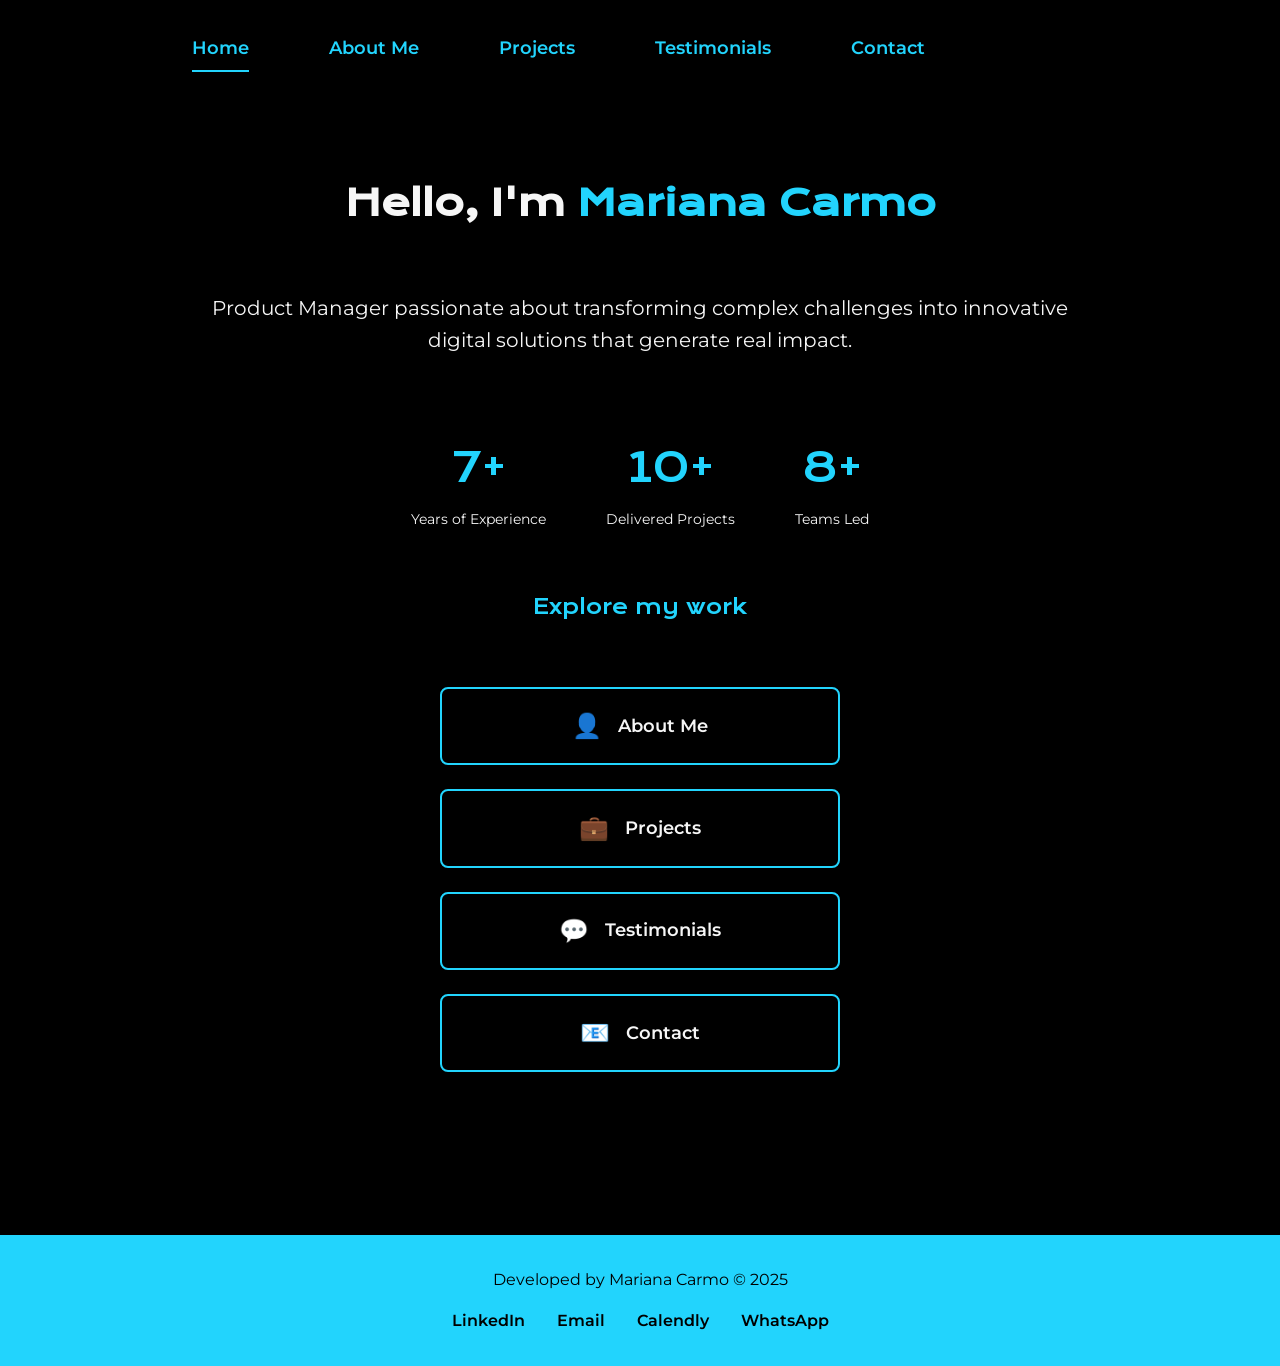
<file: index.html>
<!DOCTYPE html>
<html lang="en">
<head>
    <meta charset="UTF-8">
    <meta name="viewport" content="width=device-width, initial-scale=1.0">
    <meta name="description" content="Mariana Carmo - Product Manager with experience in product strategy, innovation, and Generative AI.">
    <title>Mariana Carmo - Product Manager</title>
    <link rel="stylesheet" href="style.css">
</head>
<body>
    <header class="cabecalho">
        <nav class="cabecalho__menu">
            <a class="cabecalho_menu_link active" href="index.html">Home</a>
            <a class="cabecalho_menu_link" href="about.html">About Me</a>
            <a class="cabecalho_menu_link" href="projects.html">Projects</a>
            <a class="cabecalho_menu_link" href="testimonials.html">Testimonials</a>
            <a class="cabecalho_menu_link" href="contact.html">Contact</a>
        </nav>
    </header>
    
    <section class="apresentacao">
        <div class="apresentacao__conteudo">
            <h1 class="apresentacao_conteudo_titulo">Hello, I'm <strong class="titulo-destaque">Mariana Carmo</strong></h1>
            <p class="apresentacao_conteudo_texto">Product Manager passionate about transforming complex challenges into innovative digital solutions that generate real impact.</p>
            
            <div class="apresentacao__metricas">
                <div class="metrica">
                    <span class="metrica__numero">7+</span>
                    <span class="metrica__label">Years of Experience</span>
                </div>
                <div class="metrica">
                    <span class="metrica__numero">10+</span>
                    <span class="metrica__label">Delivered Projects</span>
                </div>
                <div class="metrica">
                    <span class="metrica__numero">8+</span>
                    <span class="metrica__label">Teams Led</span>
                </div>
            </div>
            
            <div class="apresentacao__links">
                <h2 class="apresentacao_links_subtitulo">Explore my work</h2>
                <a class="apresentacao_links_navegacao" href="about.html">
                    <span class="link-icon">👤</span>
                    About Me
                </a>
                <a class="apresentacao_links_navegacao" href="projects.html">
                    <span class="link-icon">💼</span>
                    Projects
                </a>
                <a class="apresentacao_links_navegacao" href="testimonials.html">
                    <span class="link-icon">💬</span>
                    Testimonials
                </a>
                <a class="apresentacao_links_navegacao" href="contact.html">
                    <span class="link-icon">📧</span>
                    Contact
                </a>
            </div>
        </div>
    </section>
    
    <footer class="rodape">
        <p>Developed by Mariana Carmo © 2025</p>
        <div class="rodape__links">
            <a href="https://www.linkedin.com/in/mariana-coralina-do-carmo/" target="_blank" rel="noopener noreferrer">LinkedIn</a>
            <a href="mailto:mari.coralina@gmail.com">Email</a>
            <a href="https://calendly.com/marianacarmo" target="_blank" rel="noopener noreferrer">Calendly</a>
            <a href="http://wa.me/+351913293273" target="_blank" rel="noopener noreferrer">WhatsApp</a>
        </div>
    </footer>
</body>
</html>
</file>
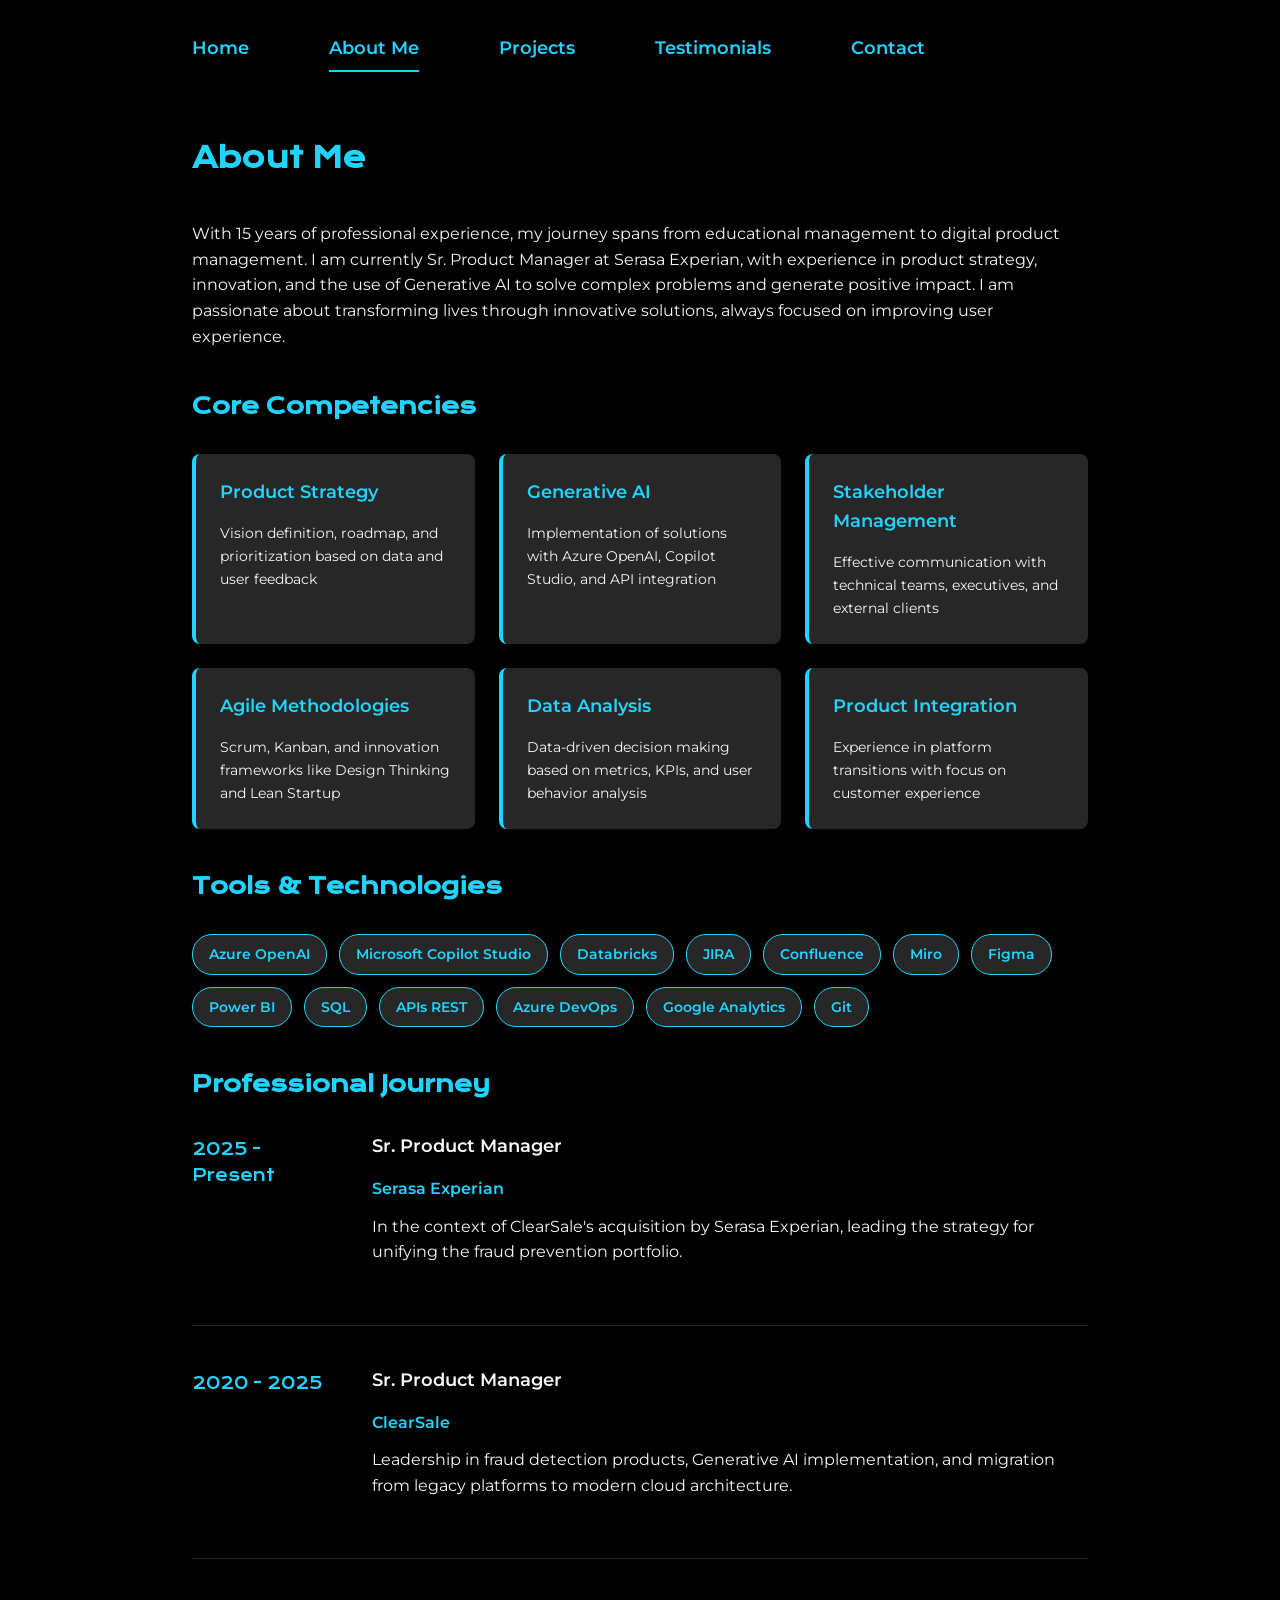
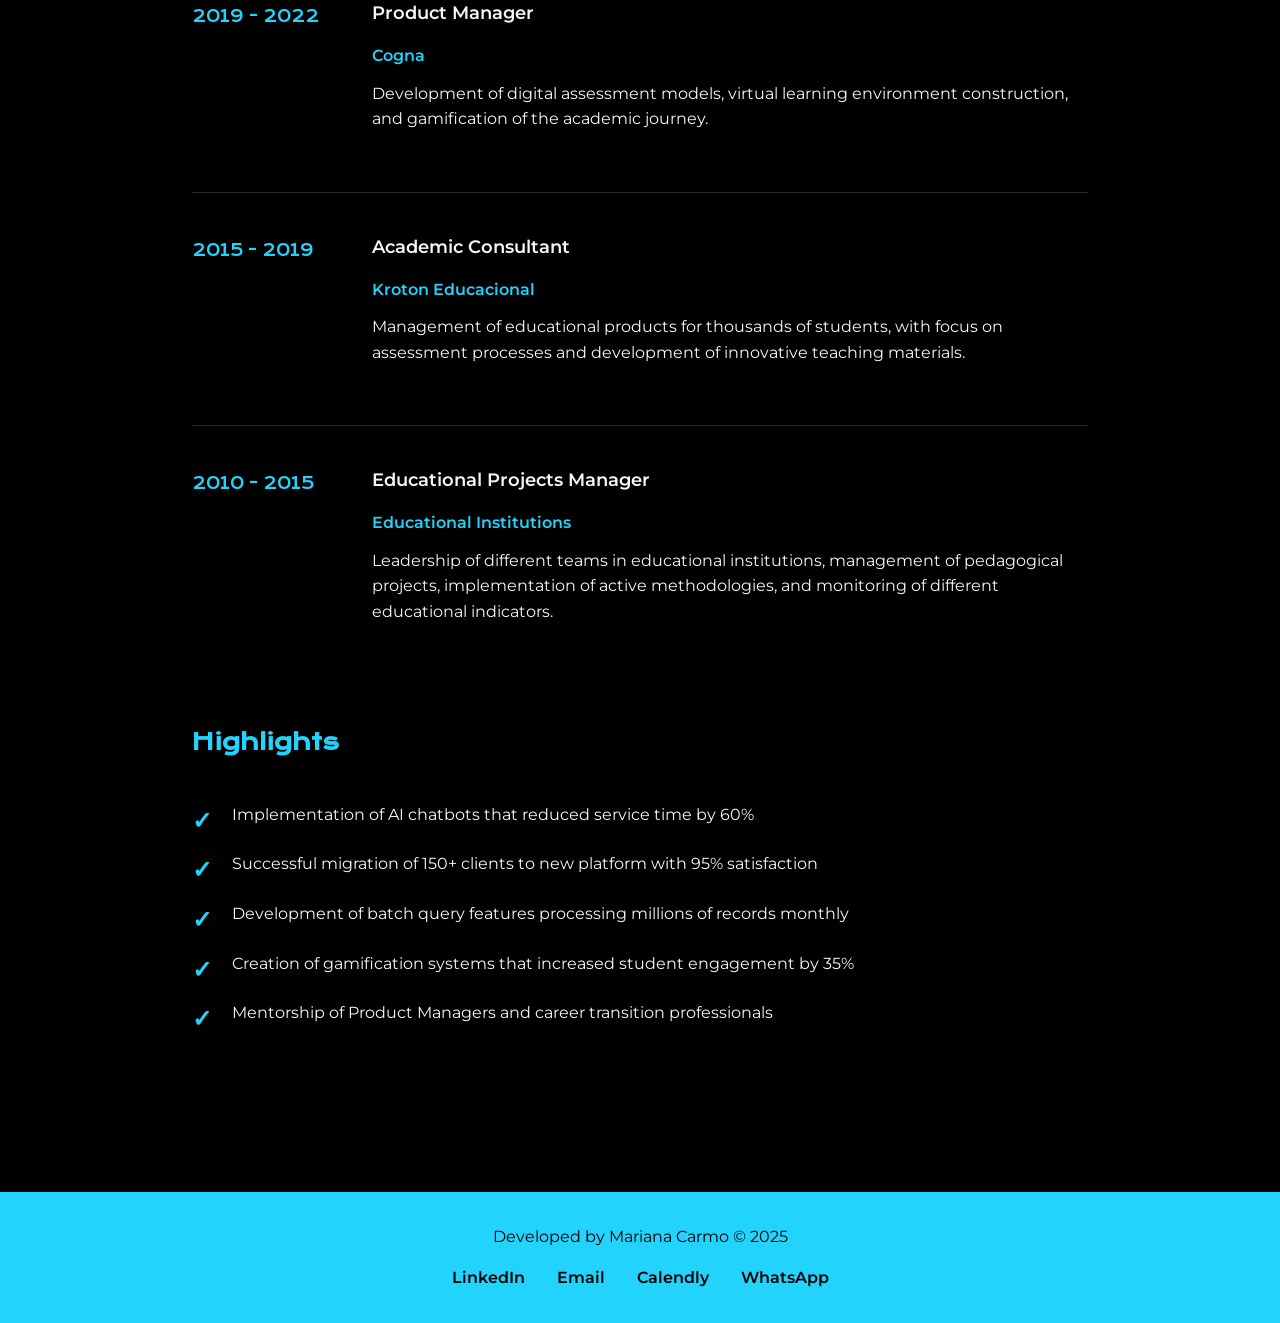
<file: about.html>
<!DOCTYPE html>
<html lang="en">
<head>
    <meta charset="UTF-8">
    <meta name="viewport" content="width=device-width, initial-scale=1.0">
    <meta name="description" content="Learn about Mariana Carmo's professional journey, Sr. Product Manager with expertise in Generative AI and digital innovation.">
    <title>About Me - Mariana Carmo</title>
    <link rel="stylesheet" href="style.css">
</head>
<body>
    <header class="cabecalho">
        <nav class="cabecalho__menu">
            <a class="cabecalho_menu_link" href="index.html">Home</a>
            <a class="cabecalho_menu_link active" href="about.html">About Me</a>
            <a class="cabecalho_menu_link" href="projects.html">Projects</a>
            <a class="cabecalho_menu_link" href="testimonials.html">Testimonials</a>
            <a class="cabecalho_menu_link" href="contact.html">Contact</a>
        </nav>
    </header>
    
    <section id="sobre">
        <h2>About Me</h2>
        <p>With 15 years of professional experience, my journey spans from educational management to digital product management. I am currently Sr. Product Manager at Serasa Experian, with experience in product strategy, innovation, and the use of Generative AI to solve complex problems and generate positive impact. I am passionate about transforming lives through innovative solutions, always focused on improving user experience.</p>
        
        <h3>Core Competencies</h3>
        <div class="skills-grid">
            <div class="skill-card">
                <h4>Product Strategy</h4>
                <p>Vision definition, roadmap, and prioritization based on data and user feedback</p>
            </div>
            <div class="skill-card">
                <h4>Generative AI</h4>
                <p>Implementation of solutions with Azure OpenAI, Copilot Studio, and API integration</p>
            </div>
            <div class="skill-card">
                <h4>Stakeholder Management</h4>
                <p>Effective communication with technical teams, executives, and external clients</p>
            </div>
            <div class="skill-card">
                <h4>Agile Methodologies</h4>
                <p>Scrum, Kanban, and innovation frameworks like Design Thinking and Lean Startup</p>
            </div>
            <div class="skill-card">
                <h4>Data Analysis</h4>
                <p>Data-driven decision making based on metrics, KPIs, and user behavior analysis</p>
            </div>
            <div class="skill-card">
                <h4>Product Integration</h4>
                <p>Experience in platform transitions with focus on customer experience</p>
            </div>
        </div>
        
        <h3>Tools & Technologies</h3>
        <div class="tools-container">
            <span class="tool-tag">Azure OpenAI</span>
            <span class="tool-tag">Microsoft Copilot Studio</span>
            <span class="tool-tag">Databricks</span>
            <span class="tool-tag">JIRA</span>
            <span class="tool-tag">Confluence</span>
            <span class="tool-tag">Miro</span>
            <span class="tool-tag">Figma</span>
            <span class="tool-tag">Power BI</span>
            <span class="tool-tag">SQL</span>
            <span class="tool-tag">APIs REST</span>
            <span class="tool-tag">Azure DevOps</span>
            <span class="tool-tag">Google Analytics</span>
            <span class="tool-tag">Git</span>
        </div>
        
        <h3>Professional Journey</h3>
        <div class="timeline">
            <div class="timeline-item">
                <div class="timeline-year">2025 - Present</div>
                <div class="timeline-content">
                    <h4>Sr. Product Manager</h4>
                    <p class="timeline-company">Serasa Experian</p>
                    <p>In the context of ClearSale's acquisition by Serasa Experian, leading the strategy for unifying the fraud prevention portfolio.</p>
                </div>
            </div>
        <div class="timeline">
            <div class="timeline-item">
                <div class="timeline-year">2020 - 2025</div>
                <div class="timeline-content">
                    <h4>Sr. Product Manager</h4>
                    <p class="timeline-company">ClearSale</p>
                    <p>Leadership in fraud detection products, Generative AI implementation, and migration from legacy platforms to modern cloud architecture.</p>
                </div>
            </div>
            <div class="timeline-item">
                <div class="timeline-year">2019 - 2022</div>
                <div class="timeline-content">
                    <h4>Product Manager</h4>
                    <p class="timeline-company">Cogna</p>
                    <p>Development of digital assessment models, virtual learning environment construction, and gamification of the academic journey.</p>
                </div>
            </div>
            <div class="timeline-item">
                <div class="timeline-year">2015 - 2019</div>
                <div class="timeline-content">
                    <h4>Academic Consultant</h4>
                    <p class="timeline-company">Kroton Educacional</p>
                    <p>Management of educational products for thousands of students, with focus on assessment processes and development of innovative teaching materials.</p>
                </div>
            </div>
            <div class="timeline-item">
                <div class="timeline-year">2010 - 2015</div>
                <div class="timeline-content">
                    <h4>Educational Projects Manager</h4>
                    <p class="timeline-company">Educational Institutions</p>
                    <p>Leadership of different teams in educational institutions, management of pedagogical projects, implementation of active methodologies, and monitoring of different educational indicators.</p>
                </div>
            </div>
        </div>
        
        <h3>Highlights</h3>
        <ul class="highlights-list">
            <li>Implementation of AI chatbots that reduced service time by 60%</li>
            <li>Successful migration of 150+ clients to new platform with 95% satisfaction</li>
            <li>Development of batch query features processing millions of records monthly</li>
            <li>Creation of gamification systems that increased student engagement by 35%</li>
            <li>Mentorship of Product Managers and career transition professionals</li>
        </ul>
    </section>
    
    <footer class="rodape">
        <p>Developed by Mariana Carmo © 2025</p>
        <div class="rodape__links">
            <a href="https://www.linkedin.com/in/mariana-coralina-do-carmo/" target="_blank" rel="noopener noreferrer">LinkedIn</a>
            <a href="mailto:mari.coralina@gmail.com">Email</a>
            <a href="https://calendly.com/marianacarmo" target="_blank" rel="noopener noreferrer">Calendly</a>
            <a href="http://wa.me/+351913293273" target="_blank" rel="noopener noreferrer">WhatsApp</a>
        </div>
    </footer>
</body>
</html>
</file>
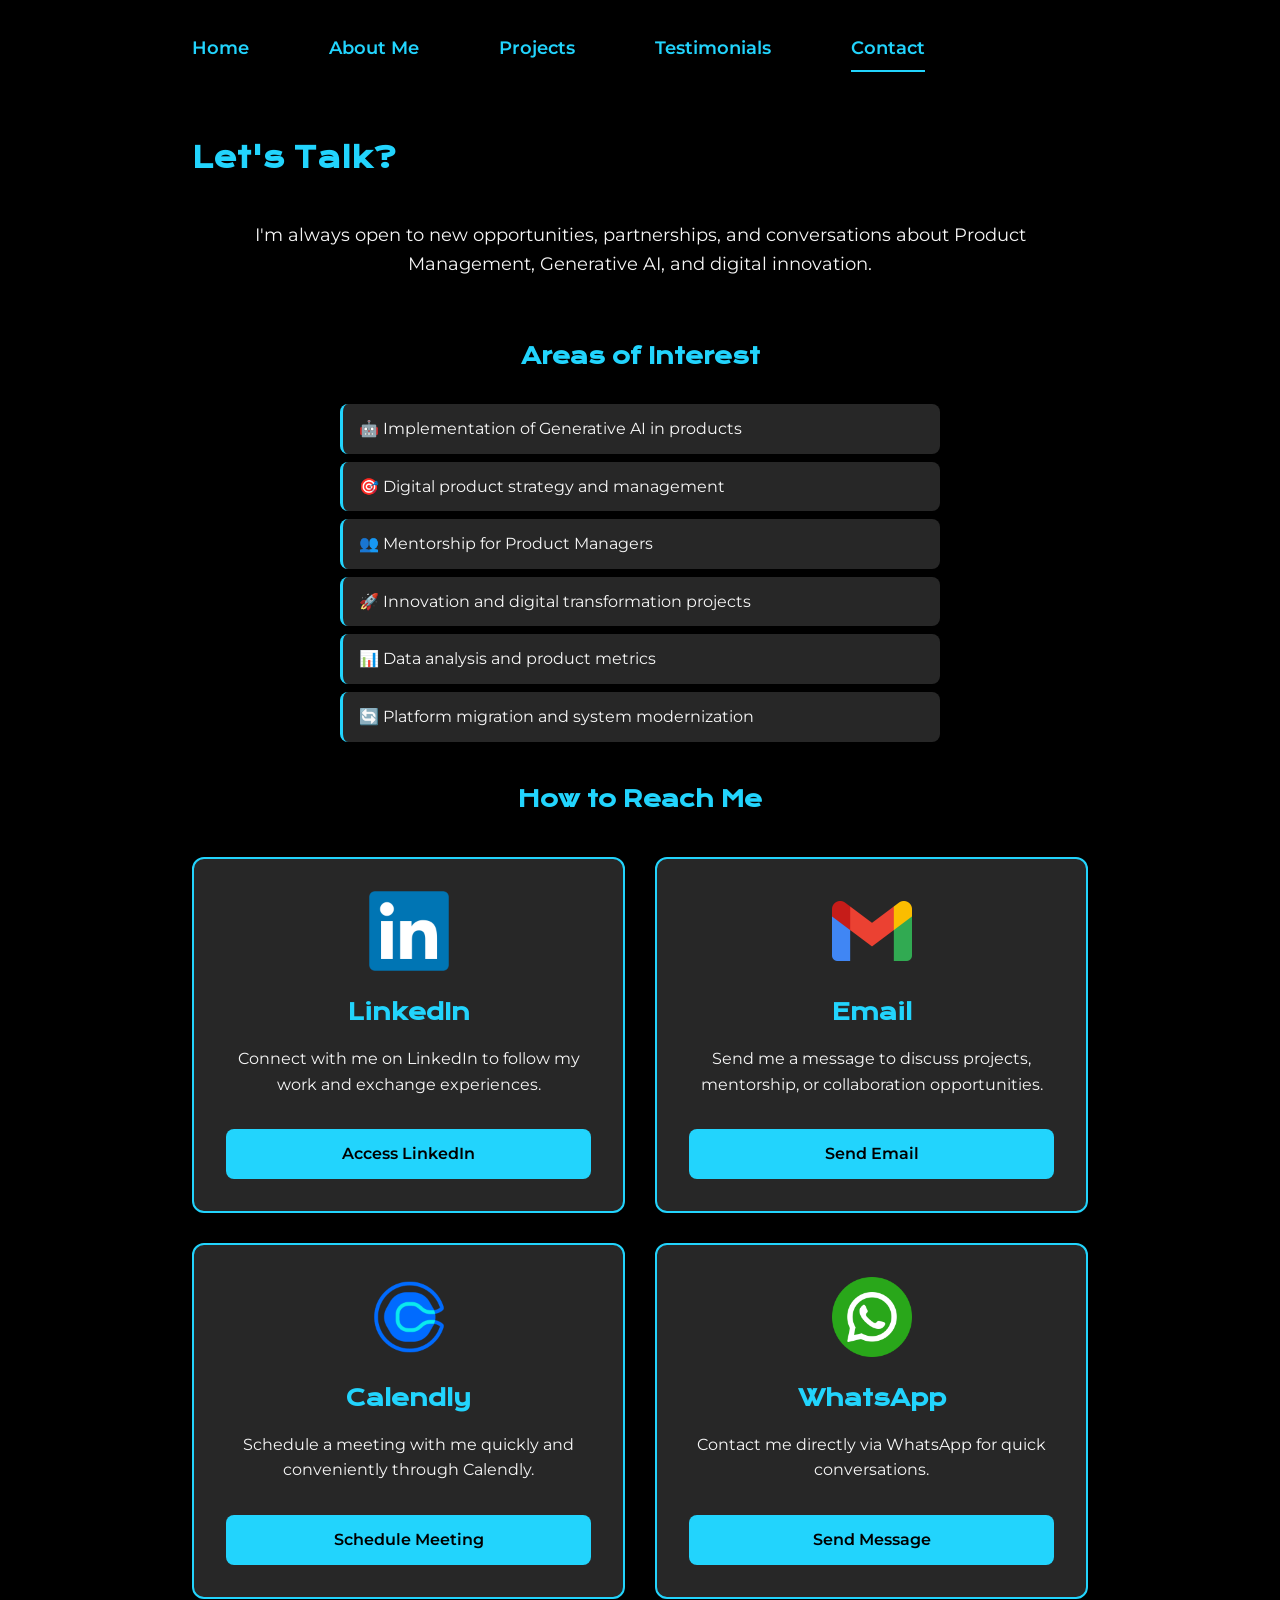
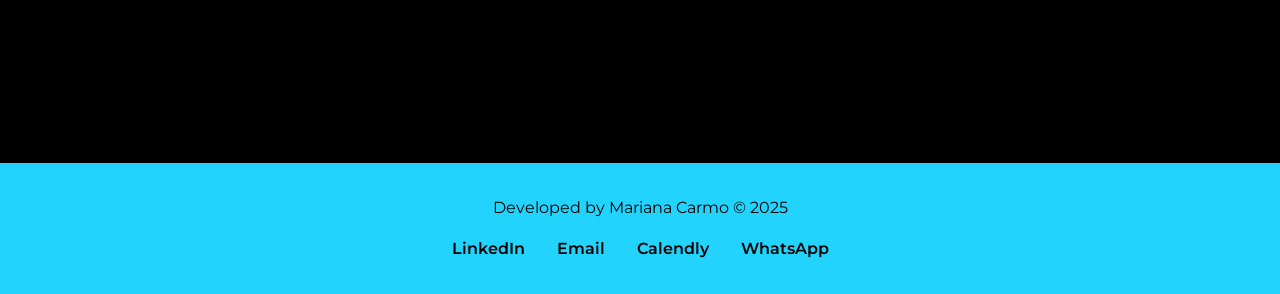
<file: contact.html>
<!DOCTYPE html>
<html lang="en">
<head>
    <meta charset="UTF-8">
    <meta name="viewport" content="width=device-width, initial-scale=1.0">
    <meta name="description" content="Get in touch with Mariana Carmo for professional opportunities, mentorship, or partnerships.">
    <title>Contact - Mariana Carmo</title>
    <link rel="stylesheet" href="style.css">
</head>
<body>
    <header class="cabecalho">
        <nav class="cabecalho__menu">
            <a class="cabecalho_menu_link" href="index.html">Home</a>
            <a class="cabecalho_menu_link" href="about.html">About Me</a>
            <a class="cabecalho_menu_link" href="projects.html">Projects</a>
            <a class="cabecalho_menu_link" href="testimonials.html">Testimonials</a>
            <a class="cabecalho_menu_link active" href="contact.html">Contact</a>
        </nav>
    </header>
    
    <section id="contato">
        <h2>Let's Talk?</h2>
        <p class="contato-intro">I'm always open to new opportunities, partnerships, and conversations about Product Management, Generative AI, and digital innovation.</p>

        <div class="contato-info">
            <h3>Areas of Interest</h3>
            <ul class="interesse-list">
                <li>🤖 Implementation of Generative AI in products</li>
                <li>🎯 Digital product strategy and management</li>
                <li>👥 Mentorship for Product Managers</li>
                <li>🚀 Innovation and digital transformation projects</li>
                <li>📊 Data analysis and product metrics</li>
                <li>🔄 Platform migration and system modernization</li>
            </ul>
            <h3>How to Reach Me</h3>
        </div>
        
        <div class="contato-grid">
            <div class="contato-card">
                <img src="assets/linkedin-logo.png" alt="LinkedIn" class="contato-logo">
                <h3>LinkedIn</h3>
                <p>Connect with me on LinkedIn to follow my work and exchange experiences.</p>
                <a href="https://www.linkedin.com/in/mariana-coralina-do-carmo/" target="_blank" rel="noopener noreferrer" class="contato-button">Access LinkedIn</a>
            </div>
            
            <div class="contato-card">
                <img src="assets/gmail-logo.png" alt="Gmail" class="contato-logo">
                <h3>Email</h3>
                <p>Send me a message to discuss projects, mentorship, or collaboration opportunities.</p>
                <a href="mailto:mari.coralina@gmail.com" class="contato-button">Send Email</a>
            </div>
            
            <div class="contato-card">
                <img src="assets/calendly-logo.png" alt="Calendly" class="contato-logo">
                <h3>Calendly</h3>
                <p>Schedule a meeting with me quickly and conveniently through Calendly.</p>
                <a href="https://calendly.com/marianacarmo" target="_blank" rel="noopener noreferrer" class="contato-button">Schedule Meeting</a>
            </div>
            
            <div class="contato-card">
                <img src="assets/whatsapp-logo.png" alt="WhatsApp" class="contato-logo">
                <h3>WhatsApp</h3>
                <p>Contact me directly via WhatsApp for quick conversations.</p>
                <a href="http://wa.me/+351913293273" target="_blank" rel="noopener noreferrer" class="contato-button">Send Message</a>
            </div>
        </div>
    </section>
    
    <footer class="rodape">
        <p>Developed by Mariana Carmo © 2025</p>
        <div class="rodape__links">
            <a href="https://www.linkedin.com/in/mariana-coralina-do-carmo/" target="_blank" rel="noopener noreferrer">LinkedIn</a>
            <a href="mailto:mari.coralina@gmail.com">Email</a>
            <a href="https://calendly.com/marianacarmo" target="_blank" rel="noopener noreferrer">Calendly</a>
            <a href="http://wa.me/+351913293273" target="_blank" rel="noopener noreferrer">WhatsApp</a>
        </div>
    </footer>
</body>
</html>
</file>
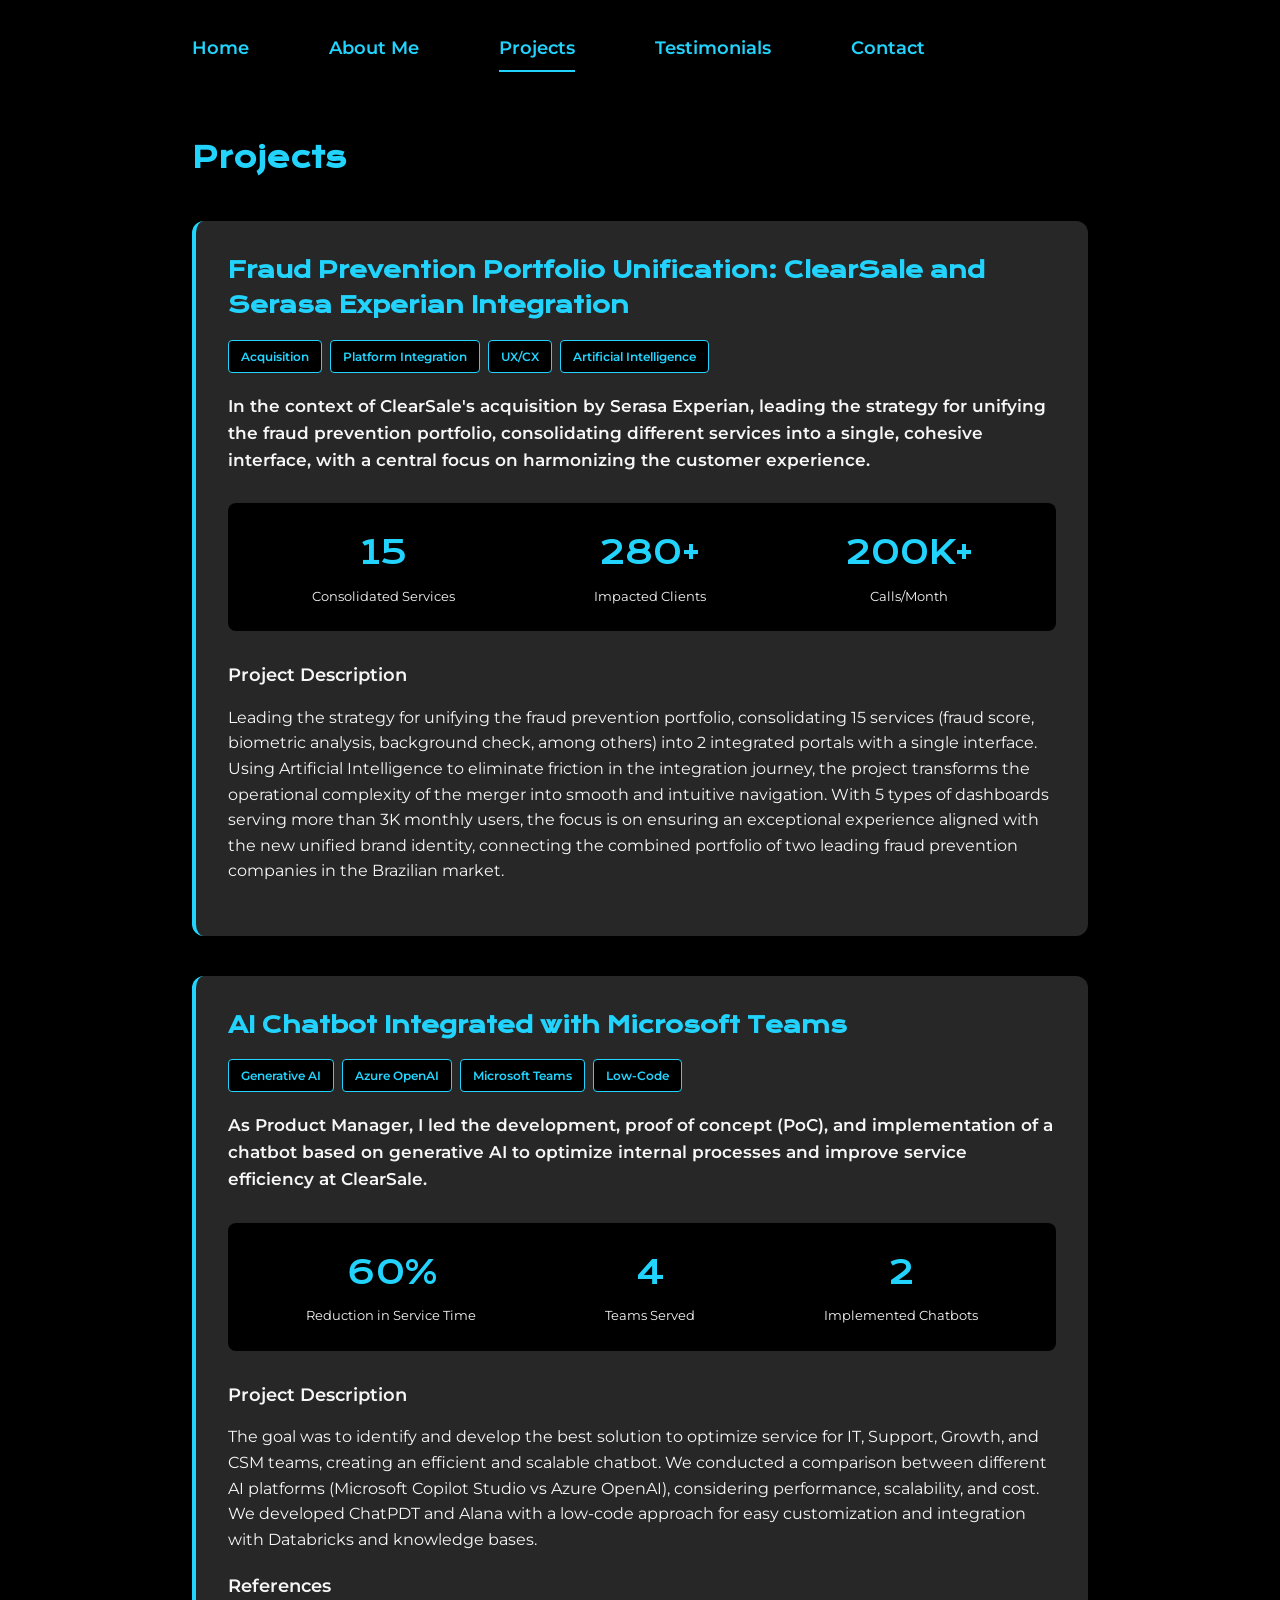
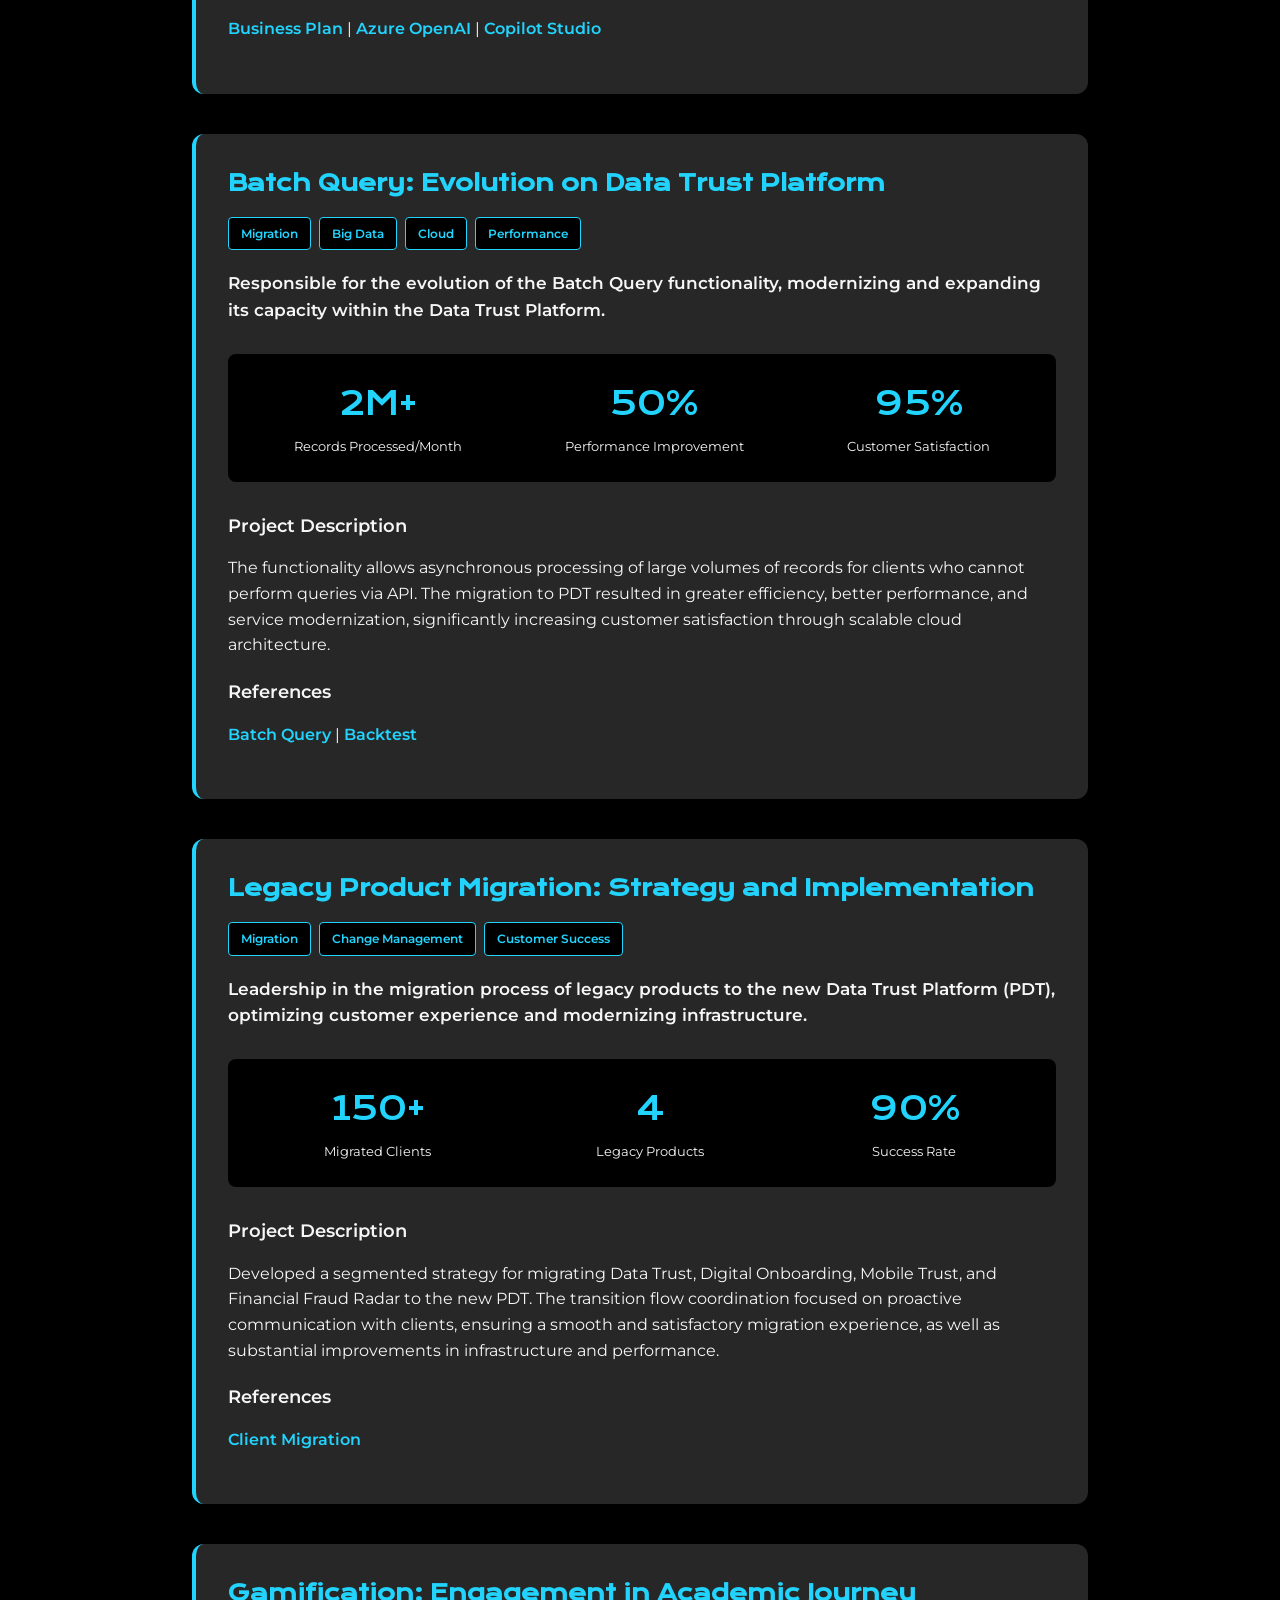
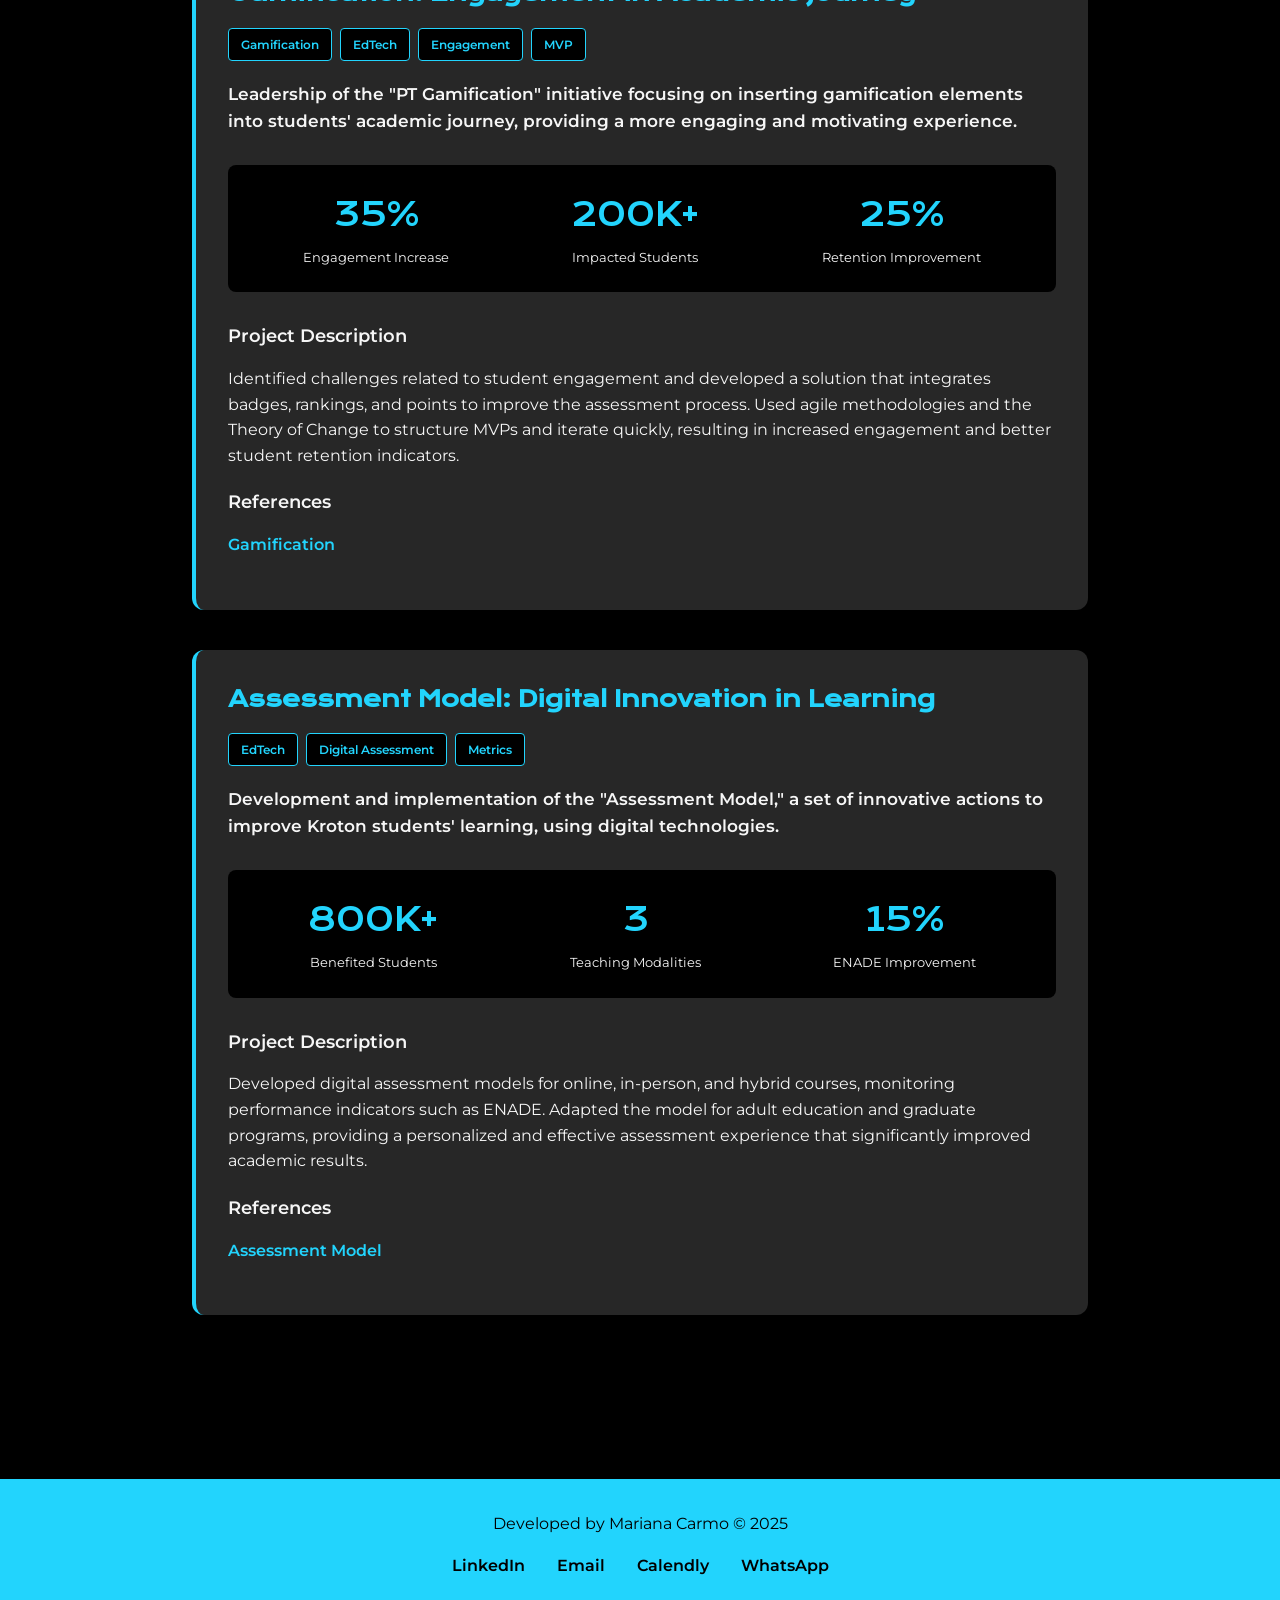
<file: projects.html>
<!DOCTYPE html>
<html lang="en">
<head>
    <meta charset="UTF-8">
    <meta name="viewport" content="width=device-width, initial-scale=1.0">
    <meta name="description" content="Check out the main projects developed by Mariana Carmo, including Generative AI, product migration, and gamification.">
    <title>Projects - Mariana Carmo</title>
    <link rel="stylesheet" href="style.css">
</head>
<body>
    <header class="cabecalho">
        <nav class="cabecalho__menu">
            <a class="cabecalho_menu_link" href="index.html">Home</a>
            <a class="cabecalho_menu_link" href="about.html">About Me</a>
            <a class="cabecalho_menu_link active" href="projects.html">Projects</a>
            <a class="cabecalho_menu_link" href="testimonials.html">Testimonials</a>
            <a class="cabecalho_menu_link" href="contact.html">Contact</a>
        </nav>
    </header>
    
    <section id="projetos">
        <h2>Projects</h2>

        <article class="project-card">
            <div class="project-header">
                <h3>Fraud Prevention Portfolio Unification: ClearSale and Serasa Experian Integration</h3>
                <div class="project-tags">
                    <span class="tag">Acquisition</span>
                    <span class="tag">Platform Integration</span>
                    <span class="tag">UX/CX</span>
                    <span class="tag">Artificial Intelligence</span>
                </div>
            </div>
            
            <p class="project-intro">In the context of ClearSale's acquisition by Serasa Experian, leading the strategy for unifying the fraud prevention portfolio, consolidating different services into a single, cohesive interface, with a central focus on harmonizing the customer experience.</p>
            
            <div class="project-metrics">
                <div class="metric-item">
                    <span class="metric-value">15</span>
                    <span class="metric-label">Consolidated Services</span>
                </div>
                <div class="metric-item">
                    <span class="metric-value">280+</span>
                    <span class="metric-label">Impacted Clients</span>
                </div>
                <div class="metric-item">
                    <span class="metric-value">200K+</span>
                    <span class="metric-label">Calls/Month</span>
                </div>
            </div>
            
            <h4>Project Description</h4>
            <p>Leading the strategy for unifying the fraud prevention portfolio, consolidating 15 services (fraud score, biometric analysis, background check, among others) into 2 integrated portals with a single interface. Using Artificial Intelligence to eliminate friction in the integration journey, the project transforms the operational complexity of the merger into smooth and intuitive navigation. With 5 types of dashboards serving more than 3K monthly users, the focus is on ensuring an exceptional experience aligned with the new unified brand identity, connecting the combined portfolio of two leading fraud prevention companies in the Brazilian market.</p>
        </article>

        <article class="project-card">
            <div class="project-header">
                <h3>AI Chatbot Integrated with Microsoft Teams</h3>
                <div class="project-tags">
                    <span class="tag">Generative AI</span>
                    <span class="tag">Azure OpenAI</span>
                    <span class="tag">Microsoft Teams</span>
                    <span class="tag">Low-Code</span>
                </div>
            </div>
            
            <p class="project-intro">As Product Manager, I led the development, proof of concept (PoC), and implementation of a chatbot based on generative AI to optimize internal processes and improve service efficiency at ClearSale.</p>
            
            <div class="project-metrics">
                <div class="metric-item">
                    <span class="metric-value">60%</span>
                    <span class="metric-label">Reduction in Service Time</span>
                </div>
                <div class="metric-item">
                    <span class="metric-value">4</span>
                    <span class="metric-label">Teams Served</span>
                </div>
                <div class="metric-item">
                    <span class="metric-value">2</span>
                    <span class="metric-label">Implemented Chatbots</span>
                </div>
            </div>
            
            <h4>Project Description</h4>
            <p>The goal was to identify and develop the best solution to optimize service for IT, Support, Growth, and CSM teams, creating an efficient and scalable chatbot. We conducted a comparison between different AI platforms (Microsoft Copilot Studio vs Azure OpenAI), considering performance, scalability, and cost. We developed ChatPDT and Alana with a low-code approach for easy customization and integration with Databricks and knowledge bases.</p>
            
            <h4>References</h4>
            <p><a href="docs/IA.pdf" target="_blank">Business Plan</a> | <a href="docs/IA_2.pdf" target="_blank">Azure OpenAI</a> | <a href="docs/[IA] Copilot Studio x Azure OpenAI.pdf" target="_blank">Copilot Studio</a></p>
        </article>

        <article class="project-card">
            <div class="project-header">
                <h3>Batch Query: Evolution on Data Trust Platform</h3>
                <div class="project-tags">
                    <span class="tag">Migration</span>
                    <span class="tag">Big Data</span>
                    <span class="tag">Cloud</span>
                    <span class="tag">Performance</span>
                </div>
            </div>
            
            <p class="project-intro">Responsible for the evolution of the Batch Query functionality, modernizing and expanding its capacity within the Data Trust Platform.</p>
            
            <div class="project-metrics">
                <div class="metric-item">
                    <span class="metric-value">2M+</span>
                    <span class="metric-label">Records Processed/Month</span>
                </div>
                <div class="metric-item">
                    <span class="metric-value">50%</span>
                    <span class="metric-label">Performance Improvement</span>
                </div>
                <div class="metric-item">
                    <span class="metric-value">95%</span>
                    <span class="metric-label">Customer Satisfaction</span>
                </div>
            </div>
            
            <h4>Project Description</h4>
            <p>The functionality allows asynchronous processing of large volumes of records for clients who cannot perform queries via API. The migration to PDT resulted in greater efficiency, better performance, and service modernization, significantly increasing customer satisfaction through scalable cloud architecture.</p>
            
            <h4>References</h4>
            <p><a href="docs/Batch.pdf" target="_blank">Batch Query</a> | <a href="docs/Backtest.pdf" target="_blank">Backtest</a></p>
        </article>

        <article class="project-card">
            <div class="project-header">
                <h3>Legacy Product Migration: Strategy and Implementation</h3>
                <div class="project-tags">
                    <span class="tag">Migration</span>
                    <span class="tag">Change Management</span>
                    <span class="tag">Customer Success</span>
                </div>
            </div>
            
            <p class="project-intro">Leadership in the migration process of legacy products to the new Data Trust Platform (PDT), optimizing customer experience and modernizing infrastructure.</p>
            
            <div class="project-metrics">
                <div class="metric-item">
                    <span class="metric-value">150+</span>
                    <span class="metric-label">Migrated Clients</span>
                </div>
                <div class="metric-item">
                    <span class="metric-value">4</span>
                    <span class="metric-label">Legacy Products</span>
                </div>
                <div class="metric-item">
                    <span class="metric-value">90%</span>
                    <span class="metric-label">Success Rate</span>
                </div>
            </div>
            
            <h4>Project Description</h4>
            <p>Developed a segmented strategy for migrating Data Trust, Digital Onboarding, Mobile Trust, and Financial Fraud Radar to the new PDT. The transition flow coordination focused on proactive communication with clients, ensuring a smooth and satisfactory migration experience, as well as substantial improvements in infrastructure and performance.</p>
            
            <h4>References</h4>
            <p><a href="docs/Migracao.pdf" target="_blank">Client Migration</a></p>
        </article>

        <article class="project-card">
            <div class="project-header">
                <h3>Gamification: Engagement in Academic Journey</h3>
                <div class="project-tags">
                    <span class="tag">Gamification</span>
                    <span class="tag">EdTech</span>
                    <span class="tag">Engagement</span>
                    <span class="tag">MVP</span>
                </div>
            </div>
            
            <p class="project-intro">Leadership of the "PT Gamification" initiative focusing on inserting gamification elements into students' academic journey, providing a more engaging and motivating experience.</p>
            
            <div class="project-metrics">
                <div class="metric-item">
                    <span class="metric-value">35%</span>
                    <span class="metric-label">Engagement Increase</span>
                </div>
                <div class="metric-item">
                    <span class="metric-value">200K+</span>
                    <span class="metric-label">Impacted Students</span>
                </div>
                <div class="metric-item">
                    <span class="metric-value">25%</span>
                    <span class="metric-label">Retention Improvement</span>
                </div>
            </div>
            
            <h4>Project Description</h4>
            <p>Identified challenges related to student engagement and developed a solution that integrates badges, rankings, and points to improve the assessment process. Used agile methodologies and the Theory of Change to structure MVPs and iterate quickly, resulting in increased engagement and better student retention indicators.</p>
            
            <h4>References</h4>
            <p><a href="docs/Gamificacao.pdf" target="_blank">Gamification</a></p>
        </article>

        <article class="project-card">
            <div class="project-header">
                <h3>Assessment Model: Digital Innovation in Learning</h3>
                <div class="project-tags">
                    <span class="tag">EdTech</span>
                    <span class="tag">Digital Assessment</span>
                    <span class="tag">Metrics</span>
                </div>
            </div>
            
            <p class="project-intro">Development and implementation of the "Assessment Model," a set of innovative actions to improve Kroton students' learning, using digital technologies.</p>
            
            <div class="project-metrics">
                <div class="metric-item">
                    <span class="metric-value">800K+</span>
                    <span class="metric-label">Benefited Students</span>
                </div>
                <div class="metric-item">
                    <span class="metric-value">3</span>
                    <span class="metric-label">Teaching Modalities</span>
                </div>
                <div class="metric-item">
                    <span class="metric-value">15%</span>
                    <span class="metric-label">ENADE Improvement</span>
                </div>
            </div>
            
            <h4>Project Description</h4>
            <p>Developed digital assessment models for online, in-person, and hybrid courses, monitoring performance indicators such as ENADE. Adapted the model for adult education and graduate programs, providing a personalized and effective assessment experience that significantly improved academic results.</p>
            
            <h4>References</h4>
            <p><a href="https://www.notion.so/Avalia-o-da-Aprendizagem-d483d1b0fc3f4020813f41dd7670eb8e?pvs=4" target="_blank">Assessment Model</a></p>
        </article>
        
    </section>
    
    <footer class="rodape">
        <p>Developed by Mariana Carmo © 2025</p>
        <div class="rodape__links">
            <a href="https://www.linkedin.com/in/mariana-coralina-do-carmo/" target="_blank" rel="noopener noreferrer">LinkedIn</a>
            <a href="mailto:mari.coralina@gmail.com">Email</a>
            <a href="https://calendly.com/marianacarmo" target="_blank" rel="noopener noreferrer">Calendly</a>
            <a href="http://wa.me/+351913293273" target="_blank" rel="noopener noreferrer">WhatsApp</a>
        </div>
    </footer>
</body>
</html>
</file>
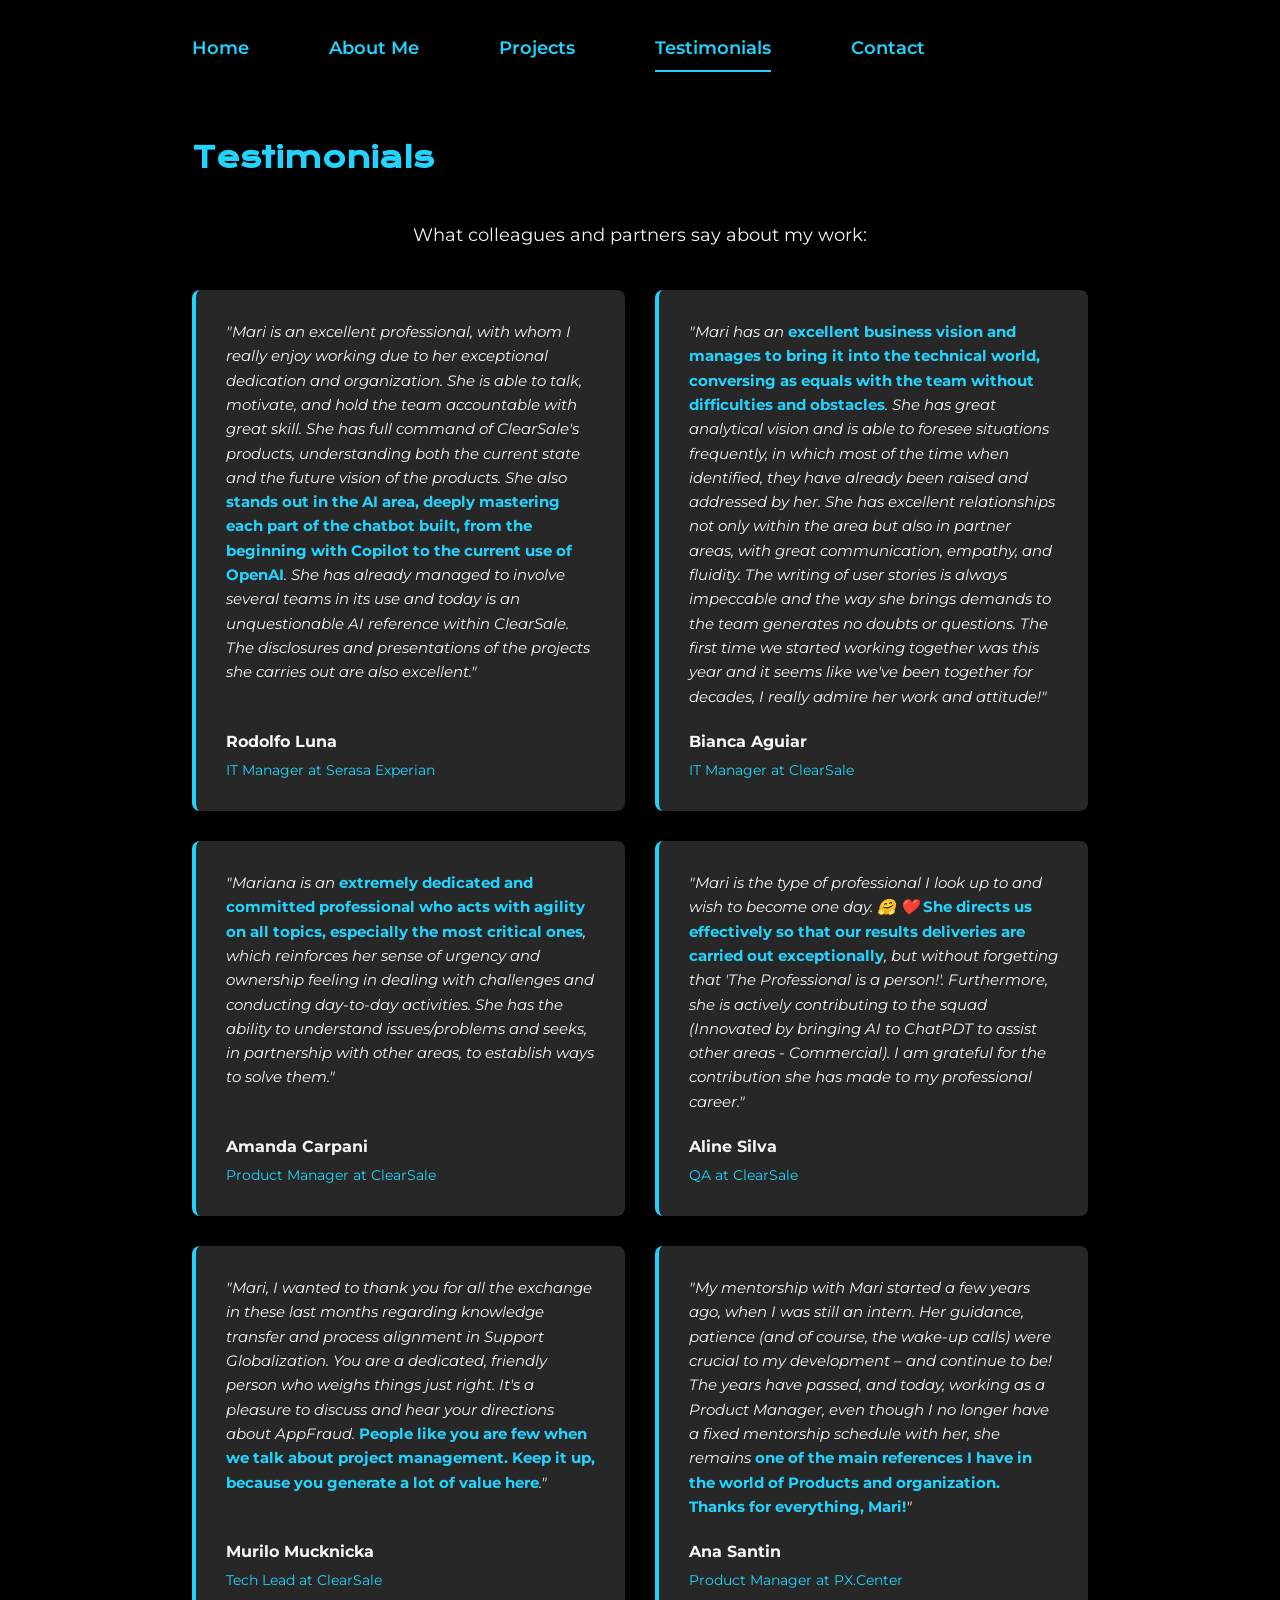
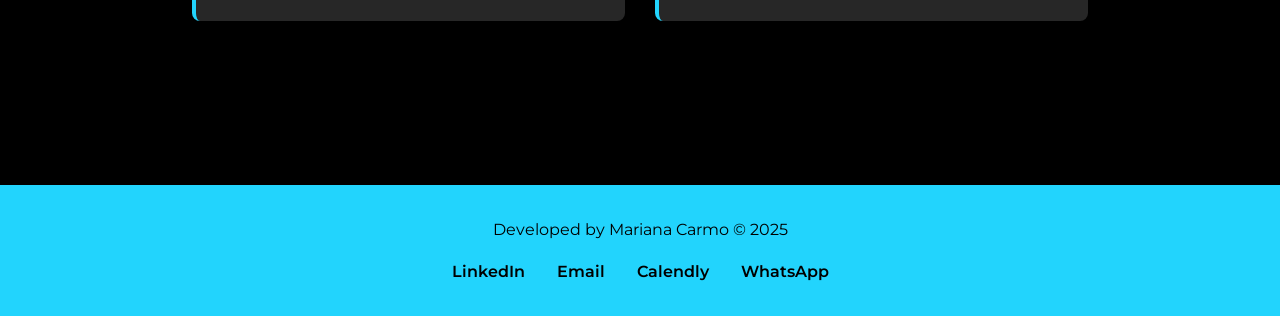
<file: testimonials.html>
<!DOCTYPE html>
<html lang="en">
<head>
    <meta charset="UTF-8">
    <meta name="viewport" content="width=device-width, initial-scale=1.0">
    <meta name="description" content="Read testimonials from colleagues and partners about Mariana Carmo's work as a Product Manager.">
    <title>Testimonials - Mariana Carmo</title>
    <link rel="stylesheet" href="style.css">
</head>
<body>
    <header class="cabecalho">
        <nav class="cabecalho__menu">
            <a class="cabecalho_menu_link" href="index.html">Home</a>
            <a class="cabecalho_menu_link" href="about.html">About Me</a>
            <a class="cabecalho_menu_link" href="projects.html">Projects</a>
            <a class="cabecalho_menu_link active" href="testimonials.html">Testimonials</a>
            <a class="cabecalho_menu_link" href="contact.html">Contact</a>
        </nav>
    </header>
    
    <section id="depoimentos">
        <h2>Testimonials</h2>
        <p class="depoimentos-intro">What colleagues and partners say about my work:</p>
        
        <div class="testimonials-grid">
            
            <blockquote class="testimonial-card">
                <p>"Mari is an excellent professional, with whom I really enjoy working due to her exceptional dedication and organization. She is able to talk, motivate, and hold the team accountable with great skill. She has full command of ClearSale's products, understanding both the current state and the future vision of the products. She also <strong class="highlight">stands out in the AI area, deeply mastering each part of the chatbot built, from the beginning with Copilot to the current use of OpenAI</strong>. She has already managed to involve several teams in its use and today is an unquestionable AI reference within ClearSale. The disclosures and presentations of the projects she carries out are also excellent."</p>
                <footer class="testimonial-author">
                    <div class="author-info">
                        <strong>Rodolfo Luna</strong>
                        <span>IT Manager at Serasa Experian</span>
                    </div>
                </footer>
            </blockquote>

            <blockquote class="testimonial-card">
                <p>"Mari has an <strong class="highlight">excellent business vision and manages to bring it into the technical world, conversing as equals with the team without difficulties and obstacles</strong>. She has great analytical vision and is able to foresee situations frequently, in which most of the time when identified, they have already been raised and addressed by her. She has excellent relationships not only within the area but also in partner areas, with great communication, empathy, and fluidity. The writing of user stories is always impeccable and the way she brings demands to the team generates no doubts or questions. The first time we started working together was this year and it seems like we've been together for decades, I really admire her work and attitude!"</p>
                <footer class="testimonial-author">
                    <div class="author-info">
                        <strong>Bianca Aguiar</strong>
                        <span>IT Manager at ClearSale</span>
                    </div>
                </footer>
            </blockquote>

            <blockquote class="testimonial-card">
                <p>"Mariana is an <strong class="highlight">extremely dedicated and committed professional who acts with agility on all topics, especially the most critical ones</strong>, which reinforces her sense of urgency and ownership feeling in dealing with challenges and conducting day-to-day activities. She has the ability to understand issues/problems and seeks, in partnership with other areas, to establish ways to solve them."</p>
                <footer class="testimonial-author">
                    <div class="author-info">
                        <strong>Amanda Carpani</strong>
                        <span>Product Manager at ClearSale</span>
                    </div>
                </footer>
            </blockquote>
            
            <blockquote class="testimonial-card">
                <p>"Mari is the type of professional I look up to and wish to become one day. 🤗 ❤️ <strong class="highlight">She directs us effectively so that our results deliveries are carried out exceptionally</strong>, but without forgetting that 'The Professional is a person!'. Furthermore, she is actively contributing to the squad (Innovated by bringing AI to ChatPDT to assist other areas - Commercial). I am grateful for the contribution she has made to my professional career."</p>
                <footer class="testimonial-author">
                    <div class="author-info">
                        <strong>Aline Silva</strong>
                        <span>QA at ClearSale</span>
                    </div>
                </footer>
            </blockquote>
            
            <blockquote class="testimonial-card">
                <p>"Mari, I wanted to thank you for all the exchange in these last months regarding knowledge transfer and process alignment in Support Globalization. You are a dedicated, friendly person who weighs things just right. It's a pleasure to discuss and hear your directions about AppFraud. <strong class="highlight">People like you are few when we talk about project management. Keep it up, because you generate a lot of value here</strong>."</p>
                <footer class="testimonial-author">
                    <div class="author-info">
                        <strong>Murilo Mucknicka</strong>
                        <span>Tech Lead at ClearSale</span>
                    </div>
                </footer>
            </blockquote>
            

            
            <blockquote class="testimonial-card">
                <p>"My mentorship with Mari started a few years ago, when I was still an intern. Her guidance, patience (and of course, the wake-up calls) were crucial to my development – and continue to be! The years have passed, and today, working as a Product Manager, even though I no longer have a fixed mentorship schedule with her, she remains <strong class="highlight">one of the main references I have in the world of Products and organization. Thanks for everything, Mari!</strong>"</p>
                <footer class="testimonial-author">
                    <div class="author-info">
                        <strong>Ana Santin</strong>
                        <span>Product Manager at PX.Center</span>
                    </div>
                </footer>
            </blockquote>
        </div>
    </section>
    
    <footer class="rodape">
        <p>Developed by Mariana Carmo © 2025</p>
        <div class="rodape__links">
            <a href="https://www.linkedin.com/in/mariana-coralina-do-carmo/" target="_blank" rel="noopener noreferrer">LinkedIn</a>
            <a href="mailto:mari.coralina@gmail.com">Email</a>
            <a href="https://calendly.com/marianacarmo" target="_blank" rel="noopener noreferrer">Calendly</a>
            <a href="http://wa.me/+351913293273" target="_blank" rel="noopener noreferrer">WhatsApp</a>
        </div>
    </footer>
</body>
</html>
</file>
<file: style.css>
@import url('https://fonts.googleapis.com/css2?family=Krona+One&family=Montserrat:wght@400;600&display=swap');

:root {
    --cor-primaria: #000000;
    --cor-secundaria: #F6F6F6;
    --cor-terciaria: #22D4FD;
    --cor-hover: #272727;

    --fonte-primaria: 'Krona One', sans-serif;
    --fonte-secundaria: 'Montserrat', sans-serif;
}

* {
    margin: 0;
    padding: 0;
    box-sizing: border-box;
}

body {
    background-color: var(--cor-primaria);
    color: var(--cor-secundaria);
    font-family: var(--fonte-secundaria);
    line-height: 1.6;
}

/* Header e Navegação */
.cabecalho {
    padding: 2% 0% 0% 15%;
}

.cabecalho__menu {
    display: flex;
    gap: 80px;
    list-style: none;
    padding: 0;
    flex-wrap: wrap;
}

.cabecalho_menu_link {
    font-family: var(--fonte-secundaria);
    font-size: 1.125rem;
    font-weight: 600;
    color: var(--cor-terciaria);
    text-decoration: none;
    padding: 8px 0;
    border-bottom: 2px solid transparent;
    transition: all 0.3s ease;
}

.cabecalho_menu_link:hover {
    border-bottom: 2px solid var(--cor-terciaria);
}

.cabecalho_menu_link.active {
    border-bottom: 2px solid var(--cor-terciaria);
}

/* Seções */
section {
    padding: 5% 15%;
}

/* Tipografia */
h1 {
    font-family: var(--fonte-primaria);
    font-size: 1.75rem;
    color: var(--cor-secundaria);
    margin-bottom: 20px;
}

h2 {
    font-size: 1.75rem;
    font-family: var(--fonte-primaria);
    color: var(--cor-terciaria);
    margin-bottom: 40px;
}

h3 {
    font-size: 1.375rem;
    font-family: var(--fonte-primaria);
    color: var(--cor-terciaria);
    margin-top: 40px;
    margin-bottom: 20px;
}

h4 {
    font-size: 1.125rem;
    font-family: var(--fonte-secundaria);
    font-weight: 600;
    color: var(--cor-secundaria);
    margin-top: 20px;
    margin-bottom: 15px;
}

p {
    font-size: 1rem;
    font-family: var(--fonte-secundaria);
    margin-bottom: 20px;
}

/* Landing Page - Apresentação */
.apresentacao {
    padding: 8% 15%;
    display: flex;
    align-items: center;
    justify-content: center;
}

.apresentacao__conteudo {
    width: 100%;
    max-width: 900px;
    display: flex;
    flex-direction: column;
    gap: 40px;
    text-align: center;
}

.apresentacao_conteudo_titulo {
    font-size: 2.25rem;
    font-family: var(--fonte-primaria);
}

.titulo-destaque {
    color: var(--cor-terciaria);
}

.apresentacao_conteudo_texto {
    font-size: 1.25rem;
    font-family: var(--fonte-secundaria);
}

/* Métricas */
.apresentacao__metricas {
    display: flex;
    justify-content: center;
    gap: 60px;
    flex-wrap: wrap;
    margin: 20px 0;
}

.metrica {
    display: flex;
    flex-direction: column;
    align-items: center;
    gap: 8px;
}

.metrica__numero {
    font-family: var(--fonte-primaria);
    font-size: 2.5rem;
    color: var(--cor-terciaria);
}

.metrica__label {
    font-size: 0.875rem;
    color: var(--cor-secundaria);
    text-align: center;
}

/* Links de Navegação */
.apresentacao__links {
    display: flex;
    flex-direction: column;
    align-items: center;
    gap: 24px;
}

.apresentacao_links_subtitulo {
    font-family: var(--fonte-primaria);
    font-weight: 400;
    font-size: 1.25rem;
}

.apresentacao_links_navegacao {
    display: flex;
    justify-content: center;
    align-items: center;
    gap: 16px;
    border: 2px solid var(--cor-terciaria);
    width: 100%;
    max-width: 400px;
    text-align: center;
    border-radius: 8px;
    font-size: 1.125rem;
    font-weight: 600;
    padding: 18px 24px;
    text-decoration: none;
    color: var(--cor-secundaria);
    font-family: var(--fonte-secundaria);
    transition: all 0.3s ease;
}

.apresentacao_links_navegacao:hover {
    background-color: var(--cor-terciaria);
    color: var(--cor-primaria);
    transform: translateY(-2px);
}

.link-icon {
    font-size: 1.5rem;
}

/* Skills Grid */
.skills-grid {
    display: grid;
    grid-template-columns: repeat(auto-fit, minmax(280px, 1fr));
    gap: 24px;
    margin: 30px 0;
}

.skill-card {
    background-color: var(--cor-hover);
    padding: 24px;
    border-radius: 8px;
    border-left: 4px solid var(--cor-terciaria);
    transition: transform 0.3s ease;
}

.skill-card:hover {
    transform: translateY(-4px);
}

.skill-card h4 {
    margin-top: 0;
    color: var(--cor-terciaria);
}

.skill-card p {
    font-size: 0.9rem;
    margin-bottom: 0;
}

/* Tools Tags */
.tools-container {
    display: flex;
    flex-wrap: wrap;
    gap: 12px;
    margin: 30px 0;
}

.tool-tag {
    background-color: var(--cor-hover);
    color: var(--cor-terciaria);
    padding: 8px 16px;
    border-radius: 20px;
    font-size: 0.875rem;
    font-weight: 600;
    border: 1px solid var(--cor-terciaria);
    transition: all 0.3s ease;
}

.tool-tag:hover {
    background-color: var(--cor-terciaria);
    color: var(--cor-primaria);
}

/* Timeline */
.timeline {
    margin: 30px 0;
}

.timeline-item {
    display: grid;
    grid-template-columns: 150px 1fr;
    gap: 30px;
    margin-bottom: 40px;
    padding-bottom: 40px;
    border-bottom: 1px solid var(--cor-hover);
}

.timeline-item:last-child {
    border-bottom: none;
}

.timeline-year {
    font-family: var(--fonte-primaria);
    font-size: 1rem;
    color: var(--cor-terciaria);
    padding-top: 5px;
}

.timeline-content h4 {
    margin-top: 0;
    color: var(--cor-secundaria);
}

.timeline-company {
    color: var(--cor-terciaria);
    font-weight: 600;
    margin-bottom: 12px;
}

/* Highlights List */
.highlights-list {
    list-style: none;
    padding: 0;
    margin: 30px 0;
}

.highlights-list li {
    padding: 12px 0 12px 40px;
    position: relative;
    font-size: 1rem;
}

.highlights-list li::before {
    content: "✓";
    position: absolute;
    left: 0;
    color: var(--cor-terciaria);
    font-weight: bold;
    font-size: 1.5rem;
}

/* Projects */
.project-card {
    background-color: var(--cor-hover);
    padding: 32px;
    border-radius: 12px;
    margin-bottom: 40px;
    border-left: 4px solid var(--cor-terciaria);
    transition: transform 0.3s ease;
}

.project-card:hover {
    transform: translateX(8px);
}

.project-header {
    margin-bottom: 20px;
}

.project-header h3 {
    margin-top: 0;
    margin-bottom: 16px;
}

.project-tags {
    display: flex;
    flex-wrap: wrap;
    gap: 8px;
    margin-bottom: 20px;
}

.tag {
    background-color: var(--cor-primaria);
    color: var(--cor-terciaria);
    padding: 6px 12px;
    border-radius: 4px;
    font-size: 0.75rem;
    font-weight: 600;
    border: 1px solid var(--cor-terciaria);
}

.project-intro {
    font-weight: 600;
    font-size: 1.05rem;
    margin-bottom: 24px;
}

.project-metrics {
    display: flex;
    justify-content: space-around;
    flex-wrap: wrap;
    gap: 20px;
    margin: 30px 0;
    padding: 24px;
    background-color: var(--cor-primaria);
    border-radius: 8px;
}

.metric-item {
    display: flex;
    flex-direction: column;
    align-items: center;
    gap: 8px;
}

.metric-value {
    font-family: var(--fonte-primaria);
    font-size: 2rem;
    color: var(--cor-terciaria);
}

.metric-label {
    font-size: 0.8rem;
    text-align: center;
    color: var(--cor-secundaria);
}

/* Testimonials */
.depoimentos-intro {
    font-size: 1.125rem;
    margin-bottom: 40px;
    text-align: center;
}

.testimonials-grid {
    display: grid;
    grid-template-columns: repeat(auto-fit, minmax(300px, 1fr));
    gap: 30px;
    margin: 40px 0;
}

.testimonial-card {
    background-color: var(--cor-hover);
    border-left: 4px solid var(--cor-terciaria);
    margin: 0;
    padding: 30px;
    font-style: italic;
    border-radius: 8px;
    display: flex;
    flex-direction: column;
    gap: 20px;
    transition: transform 0.3s ease;
}

.testimonial-card:hover {
    transform: translateY(-4px);
}

.testimonial-card p {
    font-size: 0.95rem;
    margin-bottom: 0;
}

.highlight {
    color: var(--cor-terciaria);
    font-style: normal;
}

.testimonial-author {
    font-style: normal;
    padding: 0;
    background: transparent;
    margin-top: auto;
}

.author-info {
    display: flex;
    flex-direction: column;
    gap: 4px;
}

.author-info strong {
    color: var(--cor-secundaria);
    font-size: 1rem;
}

.author-info span {
    color: var(--cor-terciaria);
    font-size: 0.875rem;
}

/* Contact Page */
.contato-intro {
    font-size: 1.125rem;
    text-align: center;
    margin-bottom: 40px;
}

.contato-grid {
    display: grid;
    grid-template-columns: repeat(2, 1fr);
    gap: 30px;
    margin: 40px 0;
    max-width: 1000px;
    margin-left: auto;
    margin-right: auto;
}

.contato-card {
    background-color: var(--cor-hover);
    padding: 32px;
    border-radius: 12px;
    text-align: center;
    border: 2px solid var(--cor-terciaria);
    display: flex;
    flex-direction: column;
    gap: 16px;
    transition: transform 0.3s ease;
}

.contato-card:hover {
    transform: translateY(-4px);
}

.contato-icon {
    font-size: 3rem;
    margin-bottom: 8px;
}

.contato-logo {
    width: 80px;
    height: 80px;
    object-fit: contain;
    margin: 0 auto 8px auto;
    display: block;
}

.contato-card h3 {
    margin: 0;
    color: var(--cor-terciaria);
}

.contato-card p {
    margin-bottom: 16px;
}

.contato-button {
    display: inline-block;
    background-color: var(--cor-terciaria);
    color: var(--cor-primaria);
    padding: 12px 24px;
    border-radius: 8px;
    text-decoration: none;
    font-weight: 600;
    transition: all 0.3s ease;
}

.contato-button:hover {
    background-color: var(--cor-secundaria);
    transform: scale(1.05);
}

.contato-info {
    margin-top: 60px;
    text-align: center;
}

.interesse-list {
    list-style: none;
    padding: 0;
    margin: 30px auto;
    max-width: 600px;
}

.interesse-list li {
    padding: 12px 16px;
    margin: 8px 0;
    background-color: var(--cor-hover);
    border-radius: 8px;
    border-left: 3px solid var(--cor-terciaria);
    text-align: left;
}

/* Links Gerais */
a {
    color: var(--cor-terciaria);
    text-decoration: none;
    font-weight: 600;
    transition: all 0.3s ease;
}

a:hover {
    text-decoration: underline;
}

/* Footer */
.rodape {
    color: var(--cor-primaria);
    background-color: var(--cor-terciaria);
    padding: 32px 24px;
    text-align: center;
    font-family: var(--fonte-secundaria);
    font-size: 1rem;
    font-weight: 400;
    margin-top: 60px;
}

.rodape p {
    margin-bottom: 16px;
}

.rodape__links {
    display: flex;
    justify-content: center;
    gap: 32px;
    flex-wrap: wrap;
}

.rodape__links a {
    color: var(--cor-primaria);
    text-decoration: none;
    font-weight: 600;
    transition: all 0.3s ease;
}

.rodape__links a:hover {
    opacity: 0.8;
    text-decoration: underline;
}

/* Responsive Design */
@media (max-width: 1200px) {
    .cabecalho {
        padding: 10%;
    }
    
    .cabecalho__menu {
        justify-content: center;
        gap: 40px;
    }
    
    section {
        padding: 5%;
    }
    
    .apresentacao {
        padding: 8% 5%;
    }
    
    h1, .apresentacao_conteudo_titulo {
        font-size: 1.5rem;
    }
    
    h2 {
        font-size: 1.5rem;
    }
    
    h3 {
        font-size: 1.25rem;
    }
    
    .apresentacao__metricas {
        gap: 30px;
    }
    
    .metrica__numero {
        font-size: 2rem;
    }
    
    .timeline-item {
        grid-template-columns: 1fr;
        gap: 12px;
    }
    
    .timeline-year {
        border-bottom: 2px solid var(--cor-terciaria);
        padding-bottom: 8px;
    }
}

@media (max-width: 768px) {
    .cabecalho__menu {
        gap: 20px;
    }
    
    .cabecalho_menu_link {
        font-size: 1rem;
    }
    
    .apresentacao_links_navegacao {
        font-size: 1rem;
        padding: 14px 20px;
    }
    
    .project-metrics {
        flex-direction: column;
    }
    
    .skills-grid {
        grid-template-columns: 1fr;
    }
    
    .testimonials-grid {
        grid-template-columns: 1fr;
    }
    
    .contato-grid {
        grid-template-columns: 1fr;
    }
    
    .contato-logo {
        width: 60px;
        height: 60px;
    }
}
</file>
